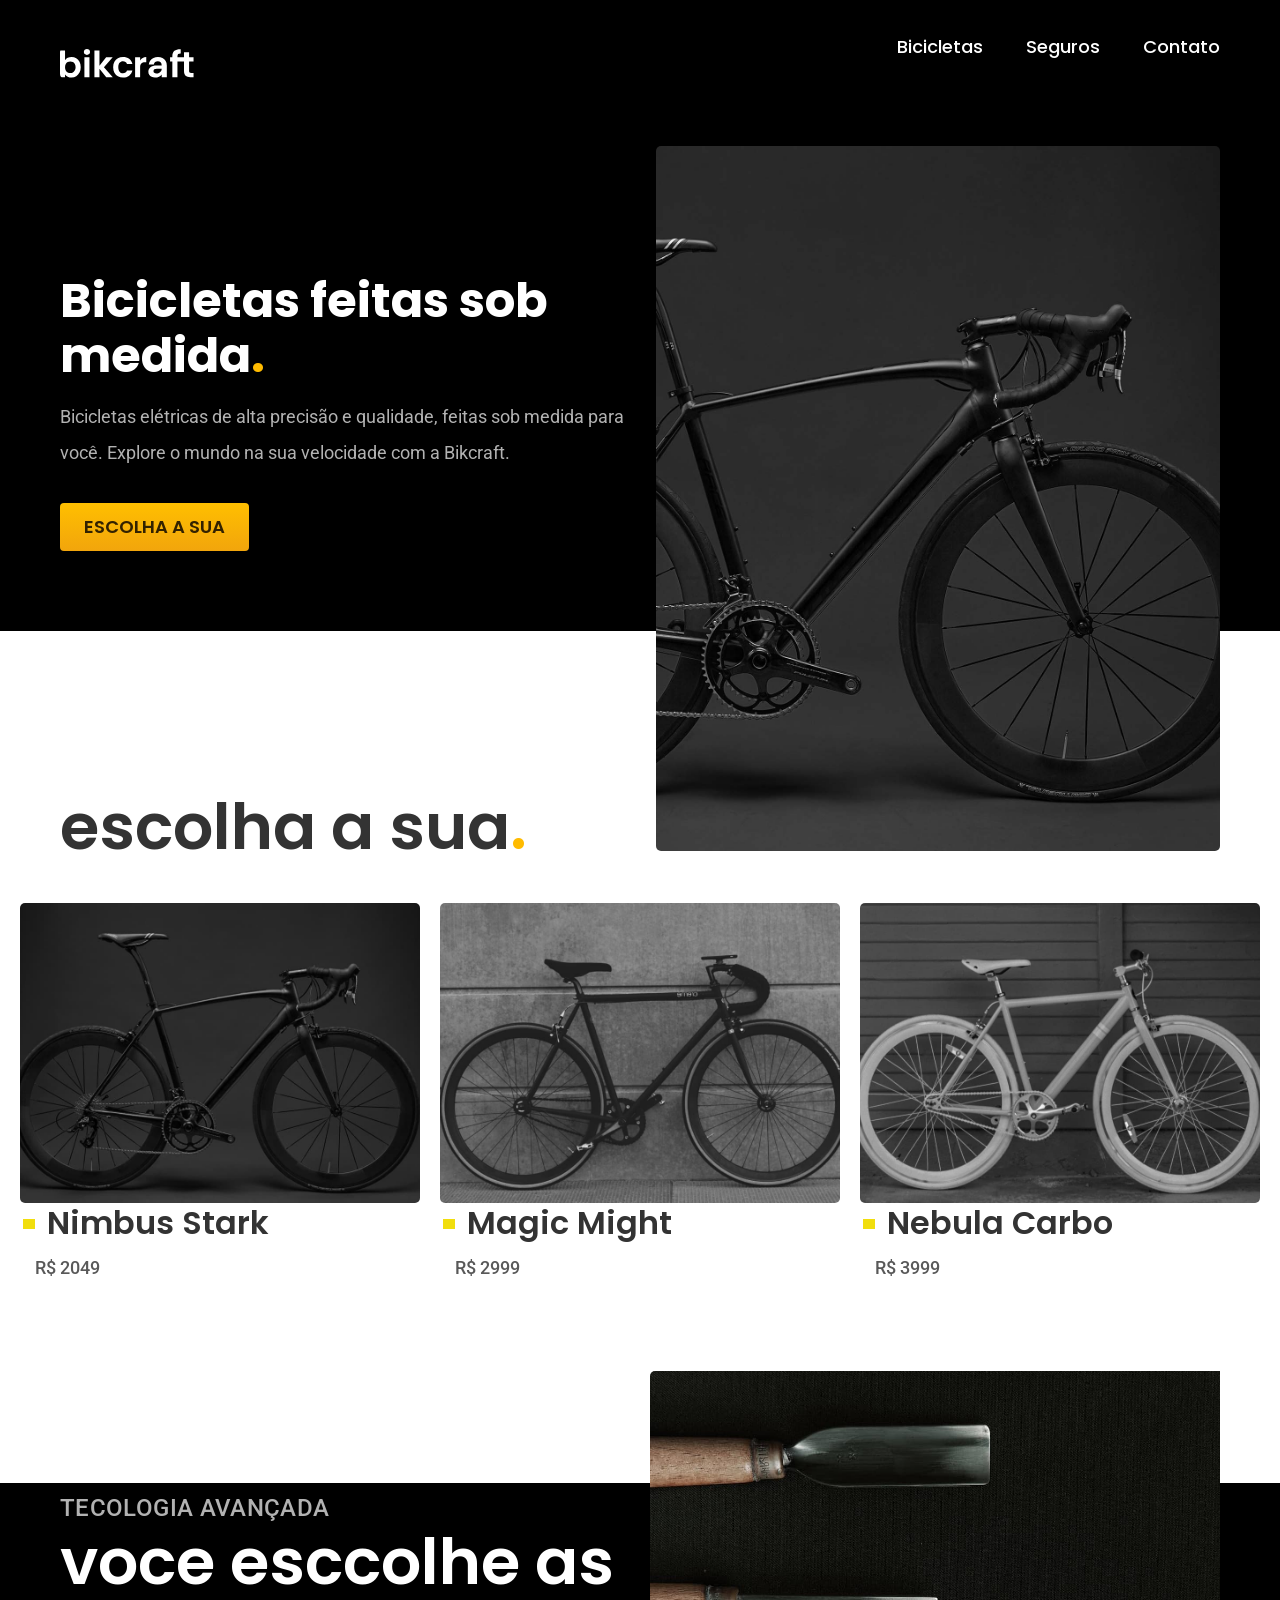
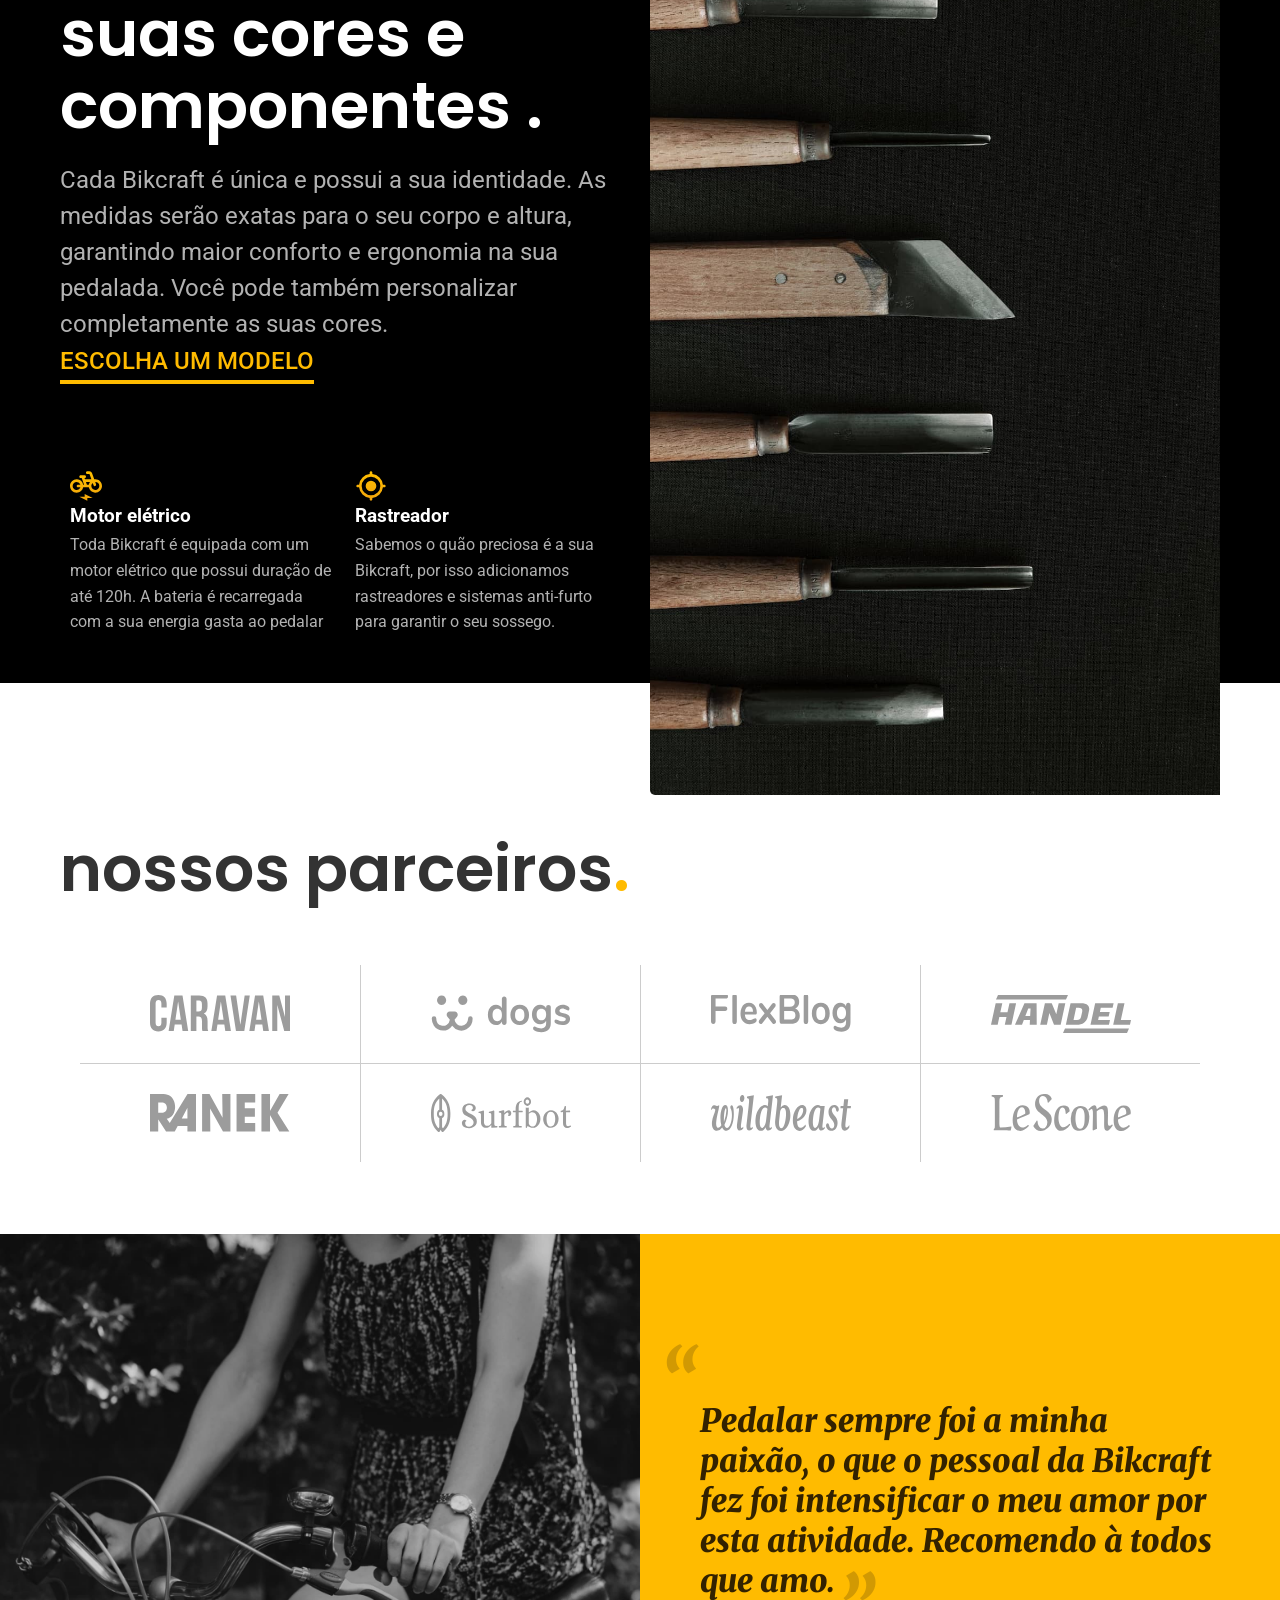
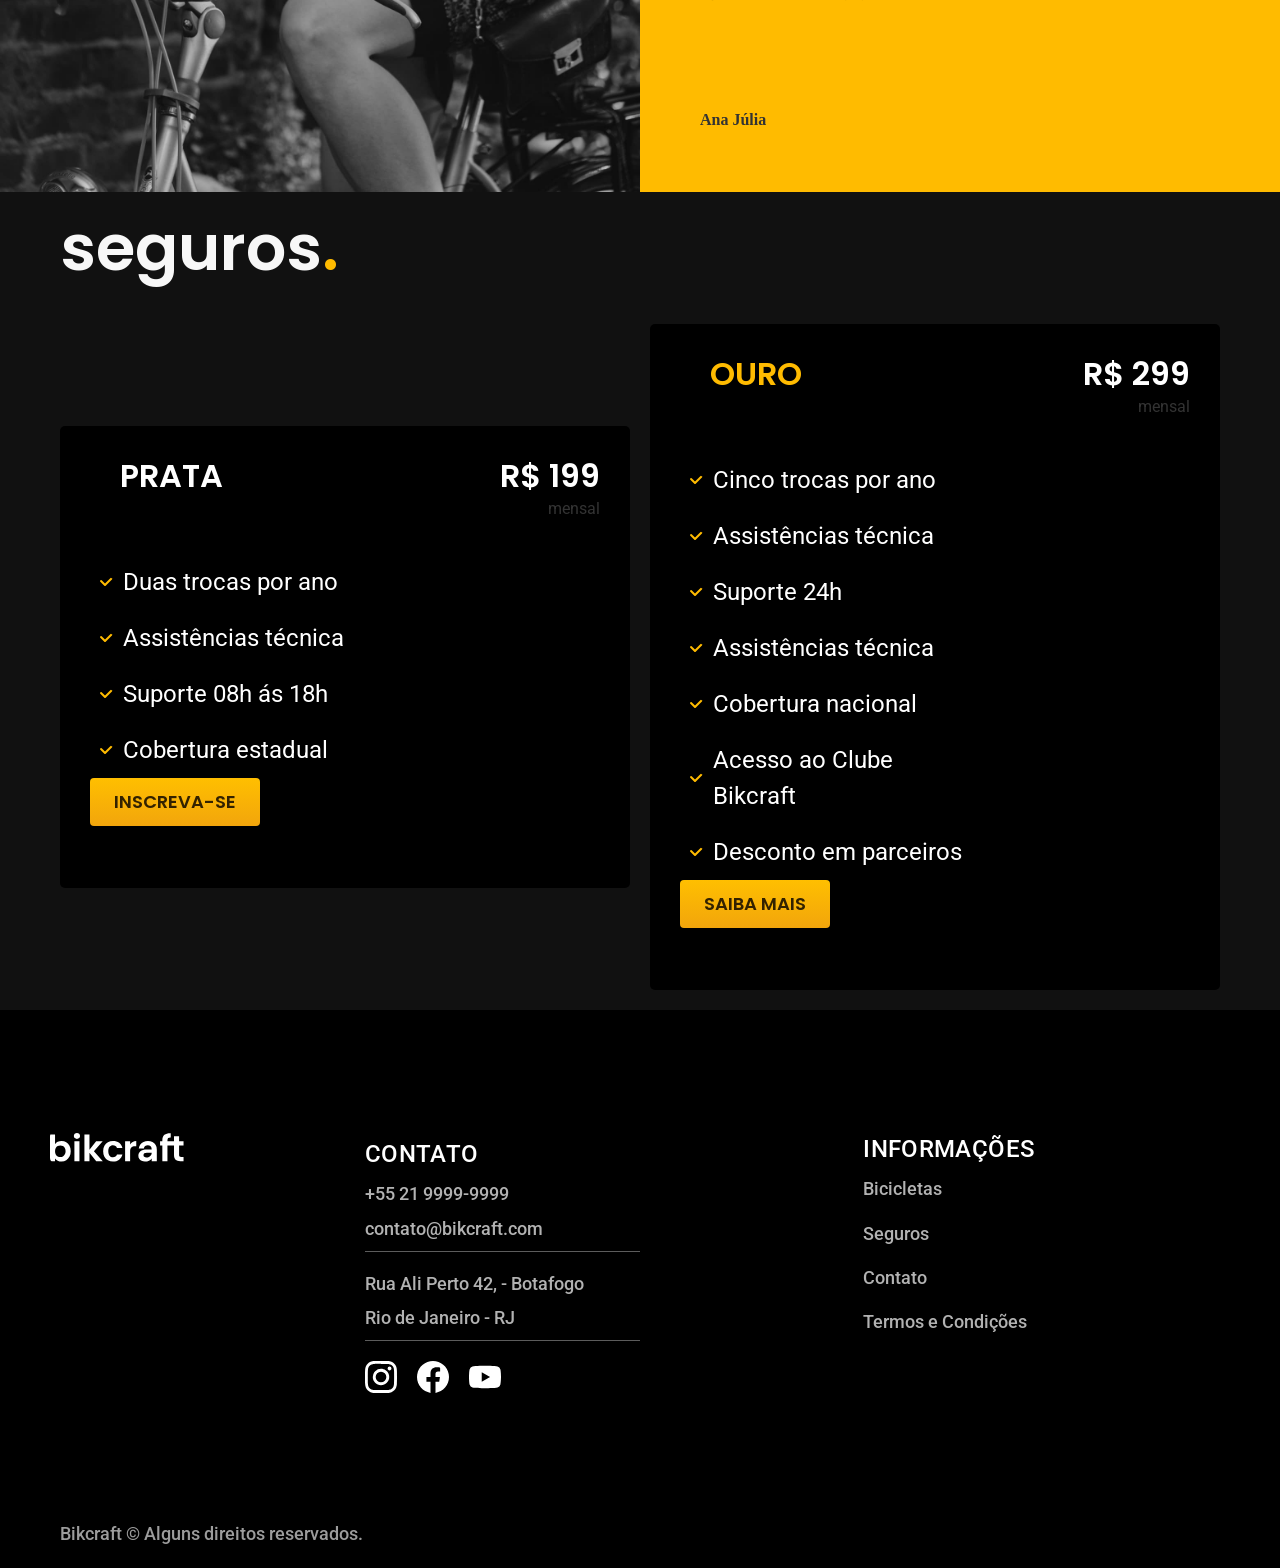
<file: index.html>
<!DOCTYPE html>
<html lang="en">
<head>
    <meta charset="UTF-8">
    <meta name="viewport" content="width=device-width, initial-scale=1.0">
    <title>Bikcraft - Bicicletas Elétricas</title>
    <link rel="stylesheet" href="style/style.css">
    <link href="https://fonts.googleapis.com/css2?family=Merriweather:wght@300;400;700;900&display=swap" rel="stylesheet">
    <!--Fontes-->
    <link rel="preconnect" href="https://fonts.googleapis.com">
    <link rel="preconnect" href="https://fonts.gstatic.com" crossorigin>
    <link href="https://fonts.googleapis.com/css2?family=Merriweather:ital,opsz,wght@0,18..144,300..900;1,18..144,300..900&family=Poppins:ital,wght@0,100;0,200;0,300;0,400;0,500;0,600;0,700;0,800;0,900;1,100;1,200;1,300;1,400;1,500;1,600;1,700;1,800;1,900&family=Roboto:wdth,wght@75..100,100..900&display=swap" rel="stylesheet">

</head>
<body id="home">
    <header class="header-bg" aria-label="Cabeçalho">
        <div class="header container">
            <a class="header-logo" href="./">
                <img src="img/bikcraft.svg" alt="">
            </a>
            <nav aria-label="primaria">
                <ul class="header-menu font-1-m cor-0">
                    <li>
                        <a href="bicicletas.html">Bicicletas</a>
                    </li>
                    <li>
                        <a href="seguros.html">Seguros</a>
                    </li>
                    <li >
                        <a href="contatos.html">Contato</a>
                    </li>
                </ul>
            </nav>
        </div>
    </header>

    <main class="introducao-bg">
        <div class="introducao container">
            <div class="introducao-conteudo">
                <h1>Bicicletas feitas sob medida<span class="cor-p1">.</span></h1>
                <p>Bicicletas elétricas de alta precisão e qualidade, feitas sob medida para você. Explore o mundo na sua velocidade com a Bikcraft.</p>
                <a href="" class="botao">Escolha a sua</a>
            </div>
            <picture class="introducao-imagem-container">
                <!-- Imagem para telas grandes (Desktop) -->
                <source srcset="img/fotos/introducao.jpg" media="(min-width: 801px)">
                
                <!-- Imagem para telas médias -->
                <source srcset="img/bicicleta/nimbus1.jpg" media="(max-width: 800px)">
                
                <img src="img/fotos/introducao.jpg" alt="Descrição da imagem">
            </picture>
        </div>
    </main>

    <article class="bibicleta-lista">
        <h2 class="font-1-xxl container">escolha a sua<span class="cor-p1">.</span></h2>
        <ul class="bicicleta-menu font-1-xl">
            <li>
                <a class="biblcieta-menu-item">
                
                    
                        <img class="bicicleta-menu-imagem" src="img/bicicletas/nimbus.jpg" alt="">
                    
                    <div class="bicicleta-menu-texto">
                        <h3 class="font-1-xl">Nimbus Stark</h3>
                        <span class="font-2-m cor-8">R$ 2049</span>
                    </div>
                
                </a>
            </li>
            <li class="biblcieta-menu-item">
                <a href="">
                    <img class="bicicleta-menu-imagem" src="img/bicicletas/magic.jpg" alt="">
                </a>
                <div class="bicicleta-menu-texto">
                    <h3 class="font-1-xl">Magic Might</h3>
                    <span class="font-2-m cor-8">R$ 2999</span>
                </div>
            </li>
            <li class="biblcieta-menu-item">
                <a href="">
                    <img class="bicicleta-menu-imagem" src="img/bicicletas/nebula.jpg" alt="">
                </a>
                <div class="bicicleta-menu-texto">
                    <h3 class="font-1-xl">Nebula Carbo</h3>
                    <span class="font-2-m cor-8">R$ 3999</span>
                </div>
            </li>
        </ul>
    </article>
    
    <article class="tecnologia-bg">
        <div class="tecnologia container">
            <div class="tecnologia-conteudo">
                <span class="tecnologia-subtitulo font-2-l-b cor-5">Tecologia avançada</span>
                <h2 class="tecnologia-titulo font-1-xxl cor-0">voce esccolhe as suas cores e componentes <span>.</span></h2>
                <p class="font-2-l cor-5">
                    Cada Bikcraft é única e possui a sua identidade. As medidas serão exatas para o seu corpo e altura, garantindo maior conforto e ergonomia na sua pedalada. Você pode também personalizar completamente as suas cores.
                </p>
                <a class="tecnologia-botao" href=""> Escolha um modelo</a>
                <ul class="tecnologia-lista">
                    <li class="tecnologia-lista-item">
                        <img src="img/icones/eletrica.svg" alt="">
                        <h3 class="cor-0">Motor elétrico</h3>
                        <p class="cor-5">Toda Bikcraft é equipada com um motor elétrico que possui duração de até 120h. A bateria é recarregada com a sua energia gasta ao pedalar</p>
                    </li>
                    <li class="tecnologia-lista-item">
                        <img src="img/icones/rastreador.svg" alt="">
                        <h3 class="cor-0">Rastreador</h3>
                        <p class="cor-5">Sabemos o quão preciosa é a sua Bikcraft, por isso adicionamos rastreadores e sistemas anti-furto para garantir o seu sossego.</p>
                    </li>
                </ul>

            </div>
            
            <picture class="tecnologia-imagem-container">
                <img class="tecnologia-imagem" src="img/fotos/tecnologia.jpg" alt="Bicicleta preta com moto eletrico"
                
            </picture>
        </div>
    </article>

    <section class="parceiros container" aria-label="Nossos parceiros">
        <h2 class="font-1-xxl">nossos parceiros<span class="cor-p1">.</span></h2>
        <ul>
            <li>
                <a href="">
                    <img src="img/parceiros/caravan.svg" alt="" width="140" height="38">
                </a>
            </li>
            <li>
                <a href="">
                    <img src="img/parceiros/dogs.svg" alt="" width="140" height="38">
                </a>
            </li>
            <li>
                <a href="">
                    <img src="img/parceiros/flexblog.svg" alt="" width="140" height="38">
                </a>
            </li>
             <li>
                <a href="">
                    <img src="img/parceiros/handel.svg" alt="" width="140" height="38">
                </a>
            </li>
             <li>
                <a href="">
                    <img src="img/parceiros/ranek.svg" alt="" width="140" height="38">
                </a>
            </li>
             <li>
                <a href="">
                    <img src="img/parceiros/surfbot.svg" alt="" width="140" height="38">
                </a>
            </li>
             <li>
                <a href="">
                    <img src="img/parceiros/wildbeast.svg" alt="" width="140" height="38">
                </a>
            </li>
             <li>
                <a href="">
                    <img src="img/parceiros/lescone.svg" alt="" width="140" height="38">
                </a>
            </li>
        </ul>
    </section>

    <article class="depoimentos">
        <img src="img/fotos/depoimento.jpg" alt="Pessoa pedalando uma bicicleta em um parque" width="640" height="800">
        <div class="depoimento-conteudo">
            <blockquote class="font-1-xl cor-p5">
                <p>Pedalar sempre foi a minha paixão, o que o pessoal da Bikcraft fez foi intensificar o meu amor por esta atividade. Recomendo à todos que amo.</p>
            </blockquote>
            <span>Ana Júlia</span>
        </div>
    </article>

    <article class="seguros-bg">
        <h2 class="seguro-titulo font-1-xxl cor-1 container">seguros<span class="cor-p1">.</span></h2>
        <div class="seguros container">
            <div class="seguros-conteudo seguros-conteudo-prata">
                <h3 class="seguros-subtitulo font-1-xl cor-0">prata</h3> 
                <ul>
                    <li class="text-align-right font-1-xl cor-0">R$ 199</li>
                    <li class="text-align-right">mensal</li>
                </ul>
                <ul>
                    <li class="seguros-items font-2-l cor-0">
                        <img src="img/icones/lista.svg" alt="">
                        <p>Duas trocas por ano</p>
                    </li>
                    <li class="seguros-items font-2-l cor-0">
                        <img src="img/icones/lista.svg" alt="">
                        <p>Assistências técnica</p>
                    </li>
                    <li class="seguros-items font-2-l cor-0">
                        <img src="img/icones/lista.svg" alt="">
                        <p>Suporte 08h ás 18h</p>
                    </li>
                    <li class="seguros-items font-2-l cor-0 ">
                        <img src="img/icones/lista.svg" alt="">
                        <p>Cobertura estadual</p>
                    </li>
                    <li class="botao">
                        <a href="" >Inscreva-se</a>
                    </li>
                </ul>
                
            </div>

              <div class="seguros-conteudo">
                <h3 class="seguros-subtitulo font-1-xl cor-p1">Ouro</h3> 
                <ul>
                    <li class="text-align-right font-1-xl cor-0">R$ 299</li>
                    <li class="text-align-right">mensal</li>
                </ul>
                <ul>
                     <li class="seguros-items font-2-l cor-0">
                        <img src="img/icones/lista.svg" alt="">
                        <p>Cinco trocas por ano</p>
                    </li>
                     <li class="seguros-items font-2-l cor-0">
                        <img src="img/icones/lista.svg" alt="">
                        <p>Assistências técnica</p>
                    </li>
                     <li class="seguros-items font-2-l cor-0">
                        <img src="img/icones/lista.svg" alt="">
                        <p>Suporte 24h</p>
                    </li>
                     <li class="seguros-items font-2-l cor-0">
                        <img src="img/icones/lista.svg" alt="">
                        <p>Assistências técnica</p>
                    </li>
                     <li class="seguros-items font-2-l cor-0">
                        <img src="img/icones/lista.svg" alt="">
                        <p>Cobertura nacional</p>
                    </li>
                     <li class="seguros-items font-2-l cor-0">
                        <img src="img/icones/lista.svg" alt="">
                        <p>Acesso ao Clube Bikcraft</p>
                    </li>
                     <li class="seguros-items font-2-l cor-0">
                        <img src="img/icones/lista.svg" alt="">
                        <p>Desconto em parceiros</p>
                    </li>
                    <li class="botao">
                        <a href="">Saiba mais</a>
                    </li>
                </ul>
                
            </div>
        </div>
    </article>

    <footer class="footer-bg">
        <div class="footer container">
            <img class="footer-logo" src="img/bikcraft.svg" alt="">
                
                <ul class="footer-contato">
                    <li><h3 class="font-2-l-b cor-0">Contato</h3></li>
                    <ul>
                        <li class="font-2-m cor-5">+55 21 9999-9999</li>
                        <li class="font-2-m cor-5">contato@bikcraft.com</li>
                        <li class="font-2-m cor-5">Rua Ali Perto 42, - Botafogo</li>
                        <li class="font-2-m cor-5">Rio de Janeiro - RJ</li>
                        <li class="footer-redes">
                            <a href=""><img src="img/redes/instagram.svg" alt=""></a>
                            <a href=""><img src="img/redes/facebook.svg" alt=""></a>
                            <a href=""><img src="img/redes/youtube.svg" alt=""></a>
                        </li>
                    </ul>
                </ul>

             <ul class="footer-informações">
                <h3 class="font-2-l-b cor-0">informações</h3>
                <ul class="font-2-m cor-5">
                    <li><a href="bikcraft.html">Bicicletas</a></li>
                    <li><a href="seguros.html">Seguros</a></li>
                    <li><a href="contato.html">Contato</a></li>
                    <li><a href="termos.html">Termos e Condições</a></li>
                </ul>
            </ul>
        </div>
        <p class="font-2-m cor-6 container">
            Bikcraft © Alguns direitos reservados.
        </p>
    </footer>
</body>
</html>
</file>
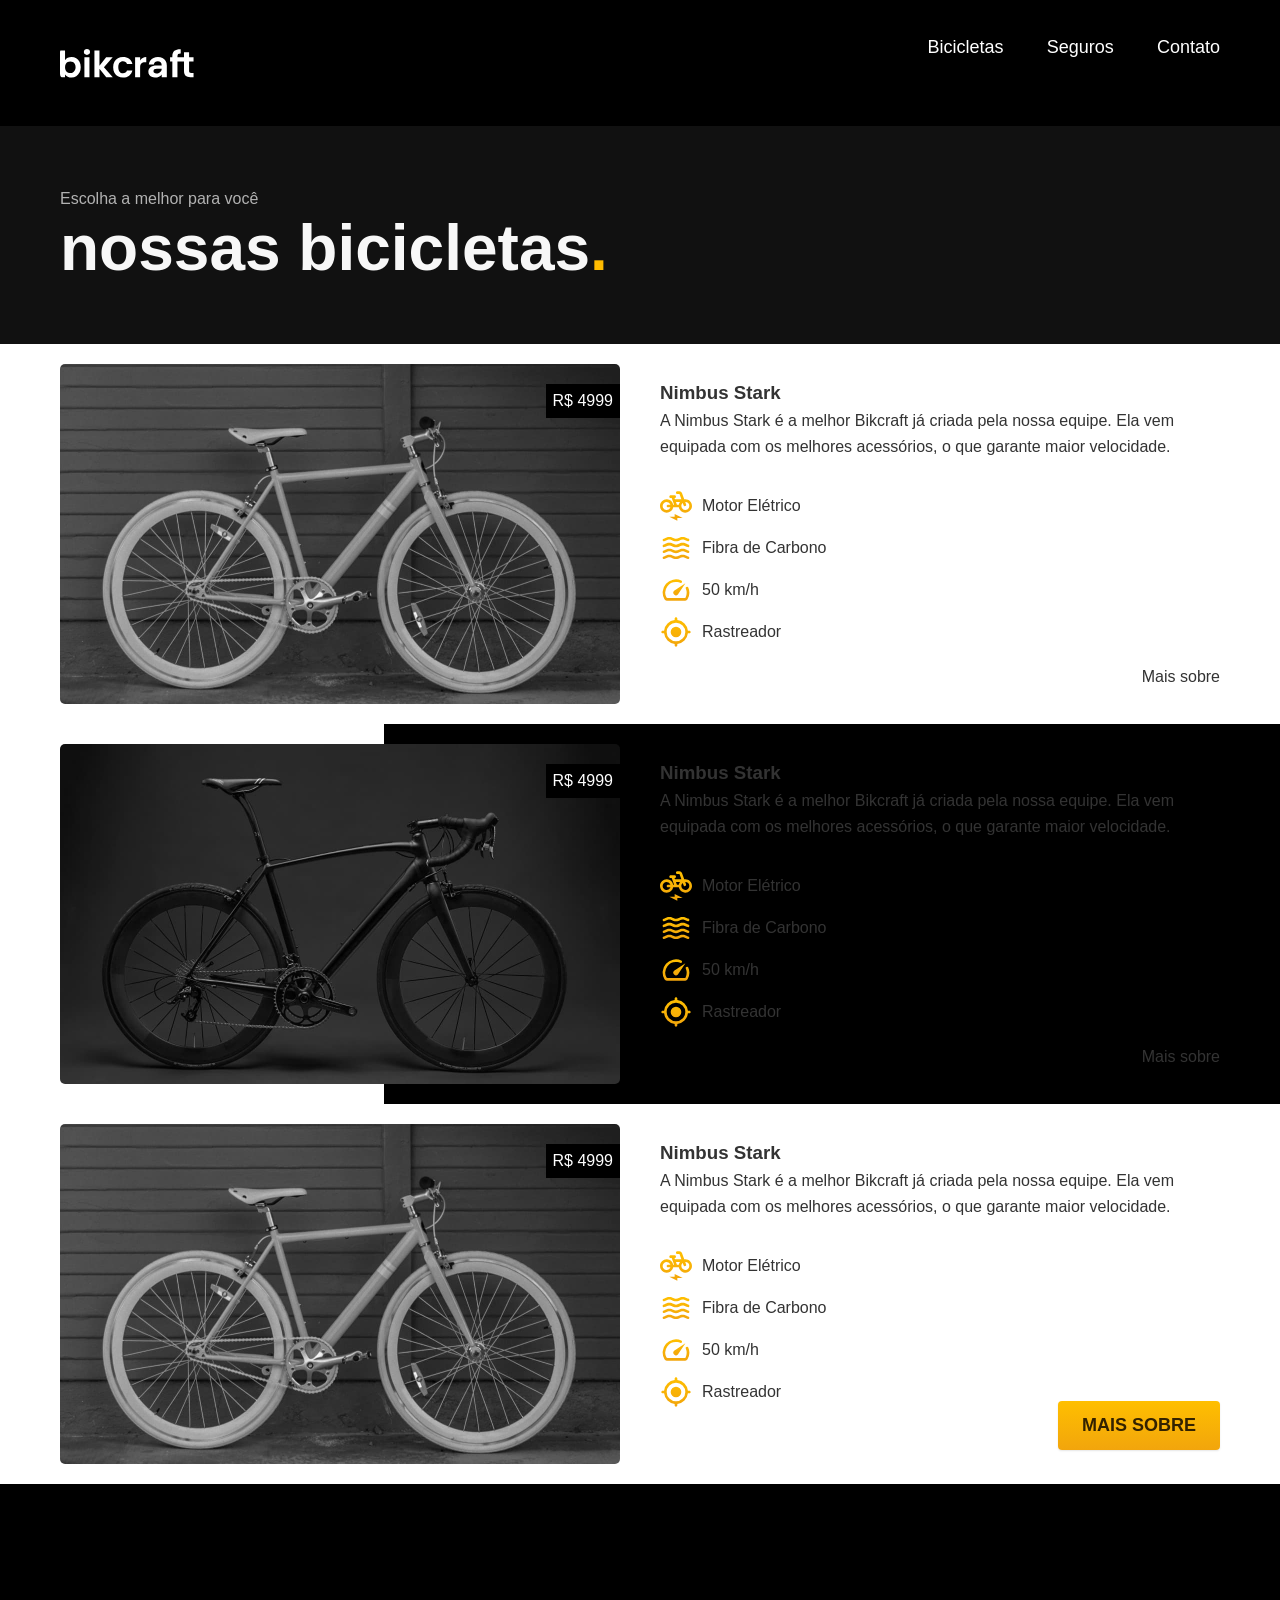
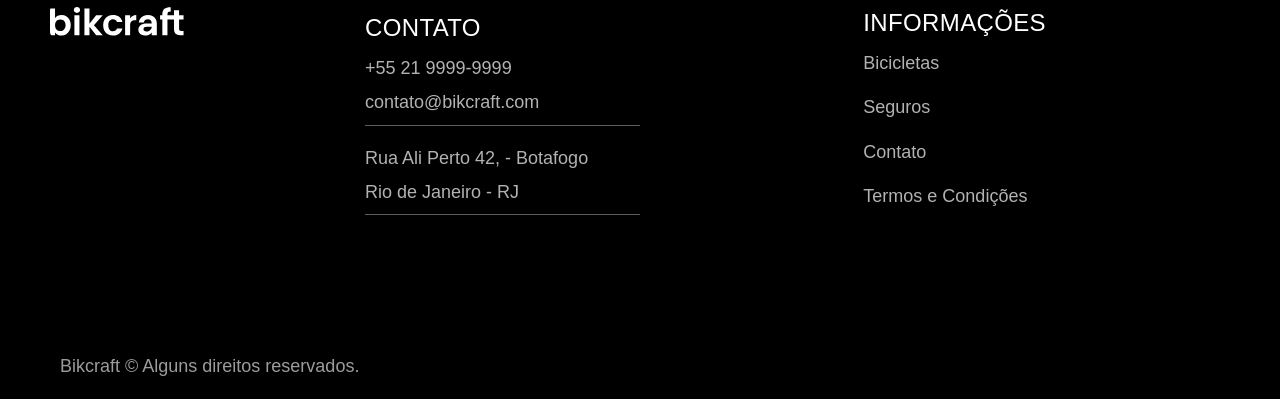
<file: bicicletas.html>
<!DOCTYPE html>
<html lang="en">
<head>
    <meta charset="UTF-8">
    <meta name="viewport" content="width=device-width, initial-scale=1.0">
    <title>Document</title>
    <link rel="stylesheet" href="style/style.css">
</head>
<body id="home">
     <header class="header-bg" aria-label="Cabeçalho">
        <div class="header container">
            <a class="header-logo" href="./">
                <img src="img/bikcraft.svg" alt="">
            </a>
            <nav aria-label="primaria">
                <ul class="header-menu font-1-m cor-0">
                    <li>
                        <a href="bicicletas.html">Bicicletas</a>
                    </li>
                    <li>
                        <a href="seguros.html">Seguros</a>
                    </li>
                    <li >
                        <a href="contatos.html">Contato</a>
                    </li>
                </ul>
            </nav>
        </div>
    </header>

    <article class="bibicletas-titulo-bg ">
        <div class="bicicleta-titutlo container">
            <span class="cor-5">Escolha a melhor para você</span>
            <h2 class="font-1-xxl cor-1">nossas bicicletas<span class="cor-p1">.</span></h2>
        </div>
    </article>

    <main class="bicicletas">
        
       <div class="bicicleta-bg">
            <div class="bicicletas-item container">
                <div class="bibicleta-lista-img">
                    <img src="img/bicicletas/nebula.jpg" alt="">
                    <span>R$ 4999</span>
                </div>
                <div class="bicicletas-item-conteudo">
                    <h3>Nimbus Stark</h3>
                    <p>
                        A Nimbus Stark é a melhor Bikcraft já criada pela nossa equipe. Ela vem equipada com os melhores acessórios, o que garante maior velocidade.
                    </p>
                     <div class="bicicleta-lista-caracteristica">
                                <ul>
                                    <li class="bicicleta-lista-item-caracteristica">
                                        <img src="img/icones/eletrica.svg" alt="">
                                        <p>Motor Elétrico</p>
                                    </li>
                                    <li class="bicicleta-lista-item-caracteristica">
                                        <img src="img/icones/carbono.svg" alt="">
                                        <p>Fibra de Carbono</p>
                                    </li>
                                    <li class="bicicleta-lista-item-caracteristica" >
                                        <img src="img/icones/velocidade.svg" alt="">
                                        <p>50 km/h</p>
                                    </li>
                                    <li class="bicicleta-lista-item-caracteristica">
                                        <img src="img/icones/rastreador.svg" alt="">
                                        <p>Rastreador</p>
                                    </li>
                                </ul>
                                <a class="butão"> Mais sobre </a>
                            </div>
                </div>
            </div>
       </div>

       <div class="bicicleta-bg">
            <div class="bicicletas-item container">
                <div class="bibicleta-lista-img">
                    <img src="img/bicicletas/nimbus.jpg" alt="">
                    <span>R$ 4999</span>
                </div>
                <div class="bicicletas-item-conteudo">
                    <h3>Nimbus Stark</h3>
                    <p>
                        A Nimbus Stark é a melhor Bikcraft já criada pela nossa equipe. Ela vem equipada com os melhores acessórios, o que garante maior velocidade.
                    </p>
                     <div class="bicicleta-lista-caracteristica">
                                <ul>
                                    <li class="bicicleta-lista-item-caracteristica">
                                        <img src="img/icones/eletrica.svg" alt="">
                                        <p>Motor Elétrico</p>
                                    </li>
                                    <li class="bicicleta-lista-item-caracteristica">
                                        <img src="img/icones/carbono.svg" alt="">
                                        <p>Fibra de Carbono</p>
                                    </li>
                                    <li class="bicicleta-lista-item-caracteristica" >
                                        <img src="img/icones/velocidade.svg" alt="">
                                        <p>50 km/h</p>
                                    </li>
                                    <li class="bicicleta-lista-item-caracteristica">
                                        <img src="img/icones/rastreador.svg" alt="">
                                        <p>Rastreador</p>
                                    </li>
                                </ul>
                                <a class="butão"> Mais sobre </a>
                            </div>
                </div>
            </div>
       </div>

        <div class="bicicleta-bg">
            <div class="bicicletas-item container">
                <div class="bibicleta-lista-img">
                    <img src="img/bicicletas/nebula.jpg" alt="">
                    <span>R$ 4999</span>
                </div>
                <div class="bicicletas-item-conteudo">
                    <h3>Nimbus Stark</h3>
                    <p>
                        A Nimbus Stark é a melhor Bikcraft já criada pela nossa equipe. Ela vem equipada com os melhores acessórios, o que garante maior velocidade.
                    </p>
                     <div class="bicicleta-lista-caracteristica">
                                <ul>
                                    <li class="bicicleta-lista-item-caracteristica">
                                        <img src="img/icones/eletrica.svg" alt="">
                                        <p>Motor Elétrico</p>
                                    </li>
                                    <li class="bicicleta-lista-item-caracteristica">
                                        <img src="img/icones/carbono.svg" alt="">
                                        <p>Fibra de Carbono</p>
                                    </li>
                                    <li class="bicicleta-lista-item-caracteristica" >
                                        <img src="img/icones/velocidade.svg" alt="">
                                        <p>50 km/h</p>
                                    </li>
                                    <li class="bicicleta-lista-item-caracteristica">
                                        <img src="img/icones/rastreador.svg" alt="">
                                        <p>Rastreador</p>
                                    </li>
                                </ul>
                                <a class="botao"> Mais sobre </a>
                            </div>
                </div>
            </div>
       </div>

    </main>

     <footer class="footer-bg">
        <div class="footer container">
            <img class="footer-logo" src="img/bikcraft.svg" alt="">
                
                <ul class="footer-contato">
                    <li><h3 class="font-2-l-b cor-0">Contato</h3></li>
                    <ul>
                        <li class="font-2-m cor-5">+55 21 9999-9999</li>
                        <li class="font-2-m cor-5">contato@bikcraft.com</li>
                        <li class="font-2-m cor-5">Rua Ali Perto 42, - Botafogo</li>
                        <li class="font-2-m cor-5">Rio de Janeiro - RJ</li>
                    </ul>
                </ul>

             <ul class="footer-informações">
                <h3 class="font-2-l-b cor-0">informações</h3>
                <ul class="font-2-m cor-5">
                    <li><a href="bikcraft.html">Bicicletas</a></li>
                    <li><a href="seguros.html">Seguros</a></li>
                    <li><a href="contato.html">Contato</a></li>
                    <li><a href="termos.html">Termos e Condições</a></li>
                </ul>
            </ul>
        </div>
        <p class="font-2-m cor-6 container">
            Bikcraft © Alguns direitos reservados.
        </p>
    </footer>
</body>
</html>
</file>
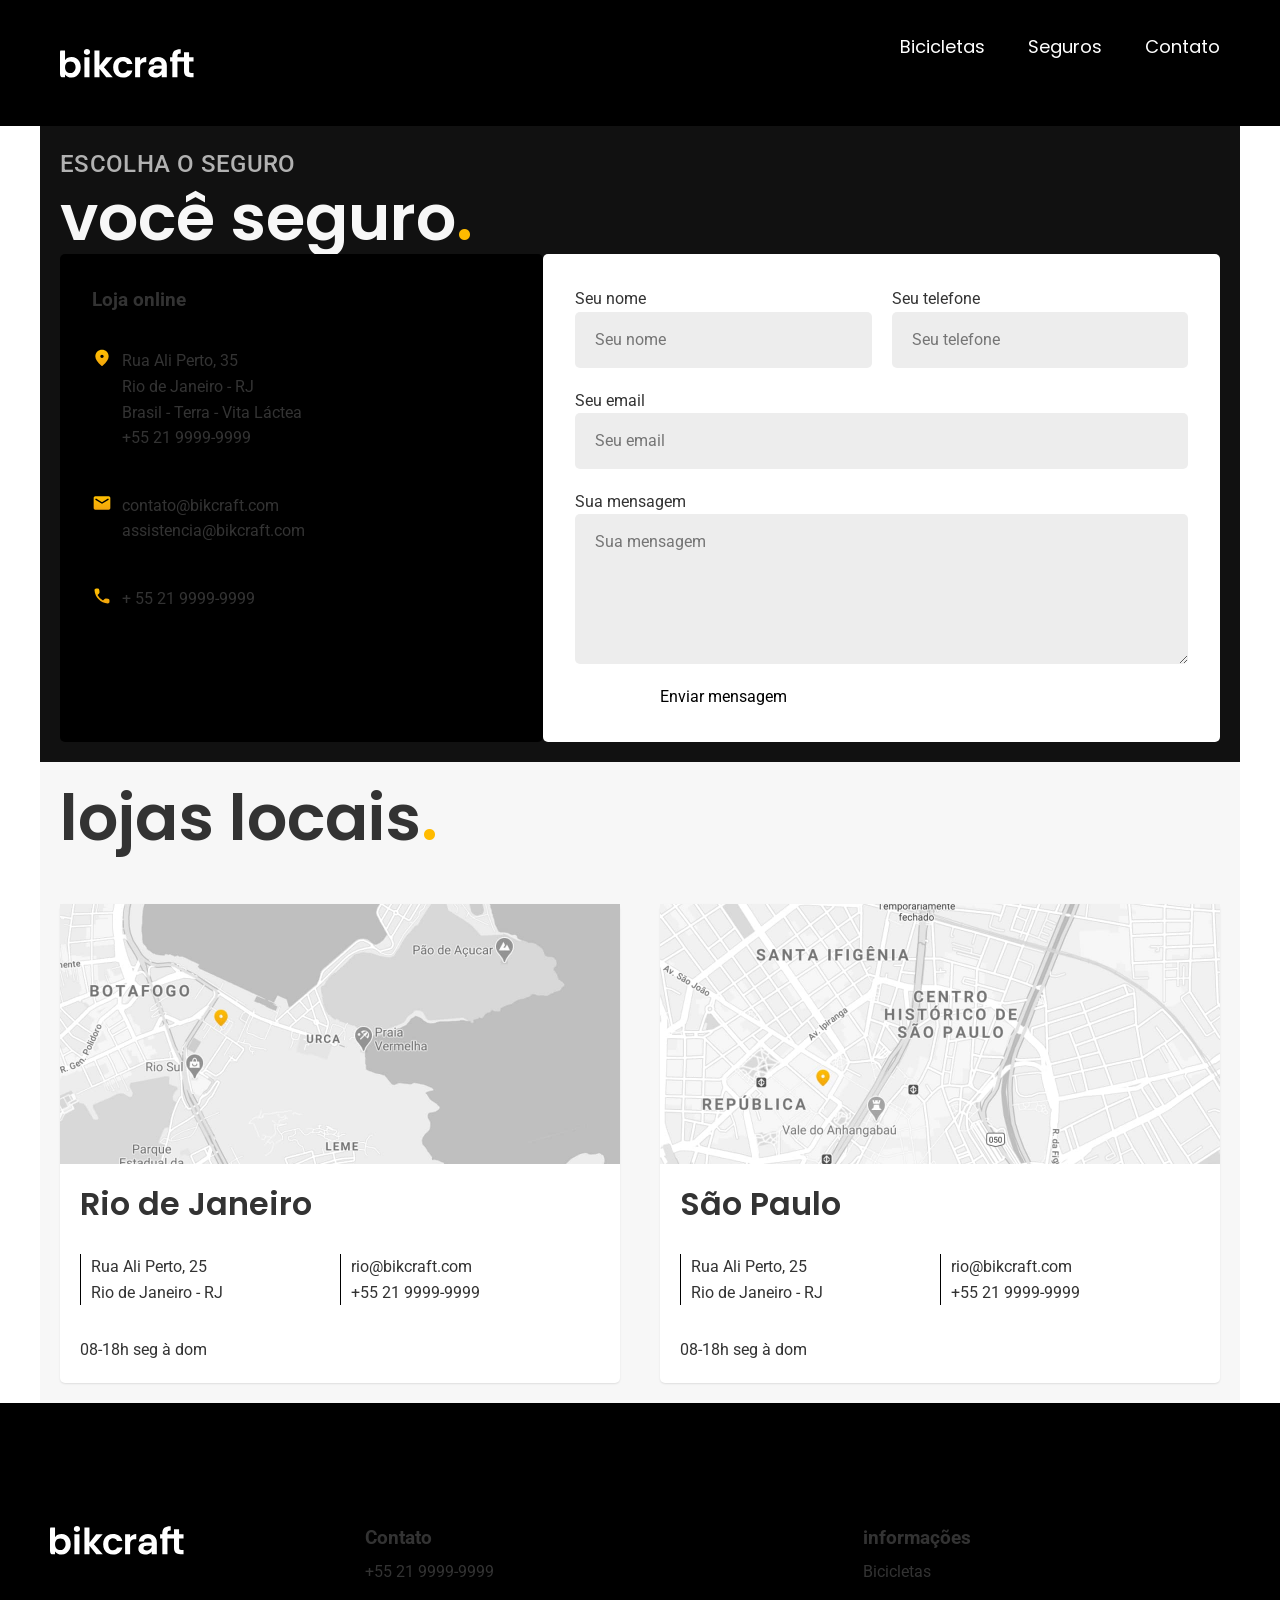
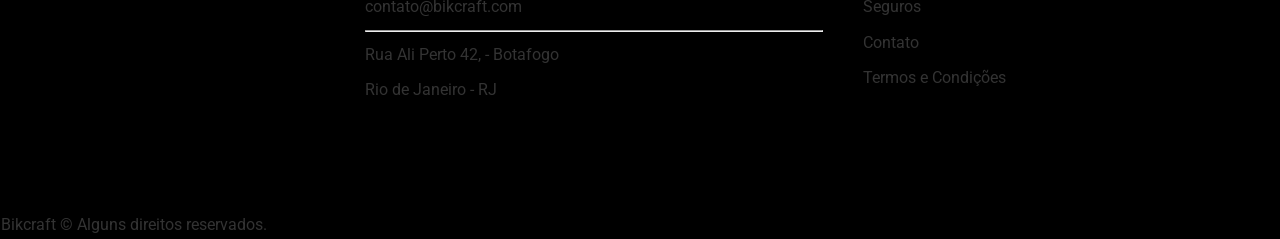
<file: contatos.html>
<!DOCTYPE html>
<html lang="en">
<head>
    <meta charset="UTF-8">
    <meta name="viewport" content="width=device-width, initial-scale=1.0">
    <title>Bikcraft - Bicicletas Elétricas</title>
    <link rel="stylesheet" href="style/style.css">
    <!--Roboto-->
    <link rel="preconnect" href="https://fonts.googleapis.com">
    <link rel="preconnect" href="https://fonts.gstatic.com" crossorigin>
    <link href="https://fonts.googleapis.com/css2?family=Roboto:ital,wght@0,100..900;1,100..900&display=swap" rel="stylesheet">
    <!--Poppins-->
    <link rel="preconnect" href="https://fonts.googleapis.com">
    <link rel="preconnect" href="https://fonts.gstatic.com" crossorigin>
    <link href="https://fonts.googleapis.com/css2?family=Poppins:ital,wght@0,100..900;1,100..900&display=swap" rel="stylesheet">
</head>
<body id="home">
    <header class="header-bg">
        <div class="header container">
            <a class="header-logo" href="./">
                <img src="img/bikcraft.svg" alt="">
            </a>
            <nav aria-label="primaria">
                <ul class="header-menu">
                    <li>
                        <a href="bicicletas.html">Bicicletas</a>
                    </li>
                    <li>
                        <a href="">Seguros</a>
                    </li>
                    <li >
                        <a href="contatos.html">Contato</a>
                    </li>
                </ul>
            </nav>
        </div>
    </header>

    <main class="nosso-contato-bg container">
         <span class="font-2-l-b cor-5">Escolha o seguro</span>
            <h2 class="seguro-titulo font-1-xxl cor-1">você seguro<span class="cor-p1">.</span></h2>
        <div class="nosso-contato">
            <div class="endereco">
                <h3>Loja online</h3>
                <div class="endereço-informações">
                    <img src="img/icones/local.svg" alt="">
                    <ul>
                        <li>Rua Ali Perto, 35 </li>
                        <li>Rio de Janeiro - RJ </li>
                        <li>Brasil - Terra - Vita Láctea</li>
                        
                        <li>+55 21 9999-9999</li>
                    </ul>
                    <img src="img/icones/email.svg" alt="">
                    <ul>
                        <li>contato@bikcraft.com</li>
                        <li> assistencia@bikcraft.com</li>
                    </ul>
                    <img src="img/icones/telefone.svg" alt="">
                    <ul>
                        <li>+ 55 21 9999-9999</li>
                    </ul>
                </div>
            </div>
            <div class="contato">
                <form action="">
                   <div>
                     <label for="nome">Seu nome</label>
                    <input type="text" id="nome" placeholder="Seu nome">
                   </div>
                    <div>
                        <label for="telefone">Seu telefone</label>
                        <input type="tel" id="telefone" placeholder="Seu telefone">
                    </div>
                     <div>
                        <label for="email">Seu email</label>
                        <input type="email" id="email" placeholder="Seu email">
                    </div>
                    <div>
                        <label for="mensagem">Sua mensagem</label>
                        <textarea id="mensagem"  placeholder="Sua mensagem"></textarea>
                    </div>
                    <button class="butão" type="submit">Enviar mensagem</button>
                </form>
            </div>
        </div>
    </main>

    <article class="lojas-locais container">
        <h2 class="font-1-xxl">lojas locais<span class="cor-p1">.</span></h2>
        <div class="lojas">
            <div class="loja">
                <img src="img/lojas/rj.jpg" alt="Loja RJ">
            <div class="loja-conteudo">
                <h3 class="font-1-xl">Rio de Janeiro</h3>
                <ul>
                    <li>Rua Ali Perto, 25 <br> Rio de Janeiro - RJ</li>
                    <li>rio@bikcraft.com <br>+55 21 9999-9999</li>
                </ul>
                 <p>08-18h seg à dom</p>
            </div>
           
        </div>
        

        <div class="loja">
                <img src="img/lojas/sp.jpg" alt="Loja RJ">
                <div  class="loja-conteudo">
               <h3 class="font-1-xl">São Paulo</h3>
                <ul>
                    <li>Rua Ali Perto, 25 <br> Rio de Janeiro - RJ</li>
                    <li>rio@bikcraft.com <br>+55 21 9999-9999</li>
                </ul>
                 <p>08-18h seg à dom</p>
            </div>
           
        </div>
        </div>
    </article>

    <footer class="footer-bg">
        <div class="footer container">
            <img class="footer-logo" src="img/bikcraft.svg" alt="">
            <ul>
                <h3>Contato</h3>
                <ul>
                    <li>+55 21 9999-9999</li>
                    <li>contato@bikcraft.com</li>
                    <li><hr></li>
                    <li>Rua Ali Perto 42, - Botafogo</li>
                    <li>Rio de Janeiro - RJ</li>
                </ul>
            </ul>

             <ul>
                <h3>informações</h3>
                <ul>
                    <li>Bicicletas</li>
                    <li>Seguros</li>
                    <li>Contato</li>
                    <li>Termos e Condições</li>
                </ul>
            </ul>
        </div>
        <p>
            Bikcraft © Alguns direitos reservados.
        </p>
    </footer>
</body>
</html>
</file>
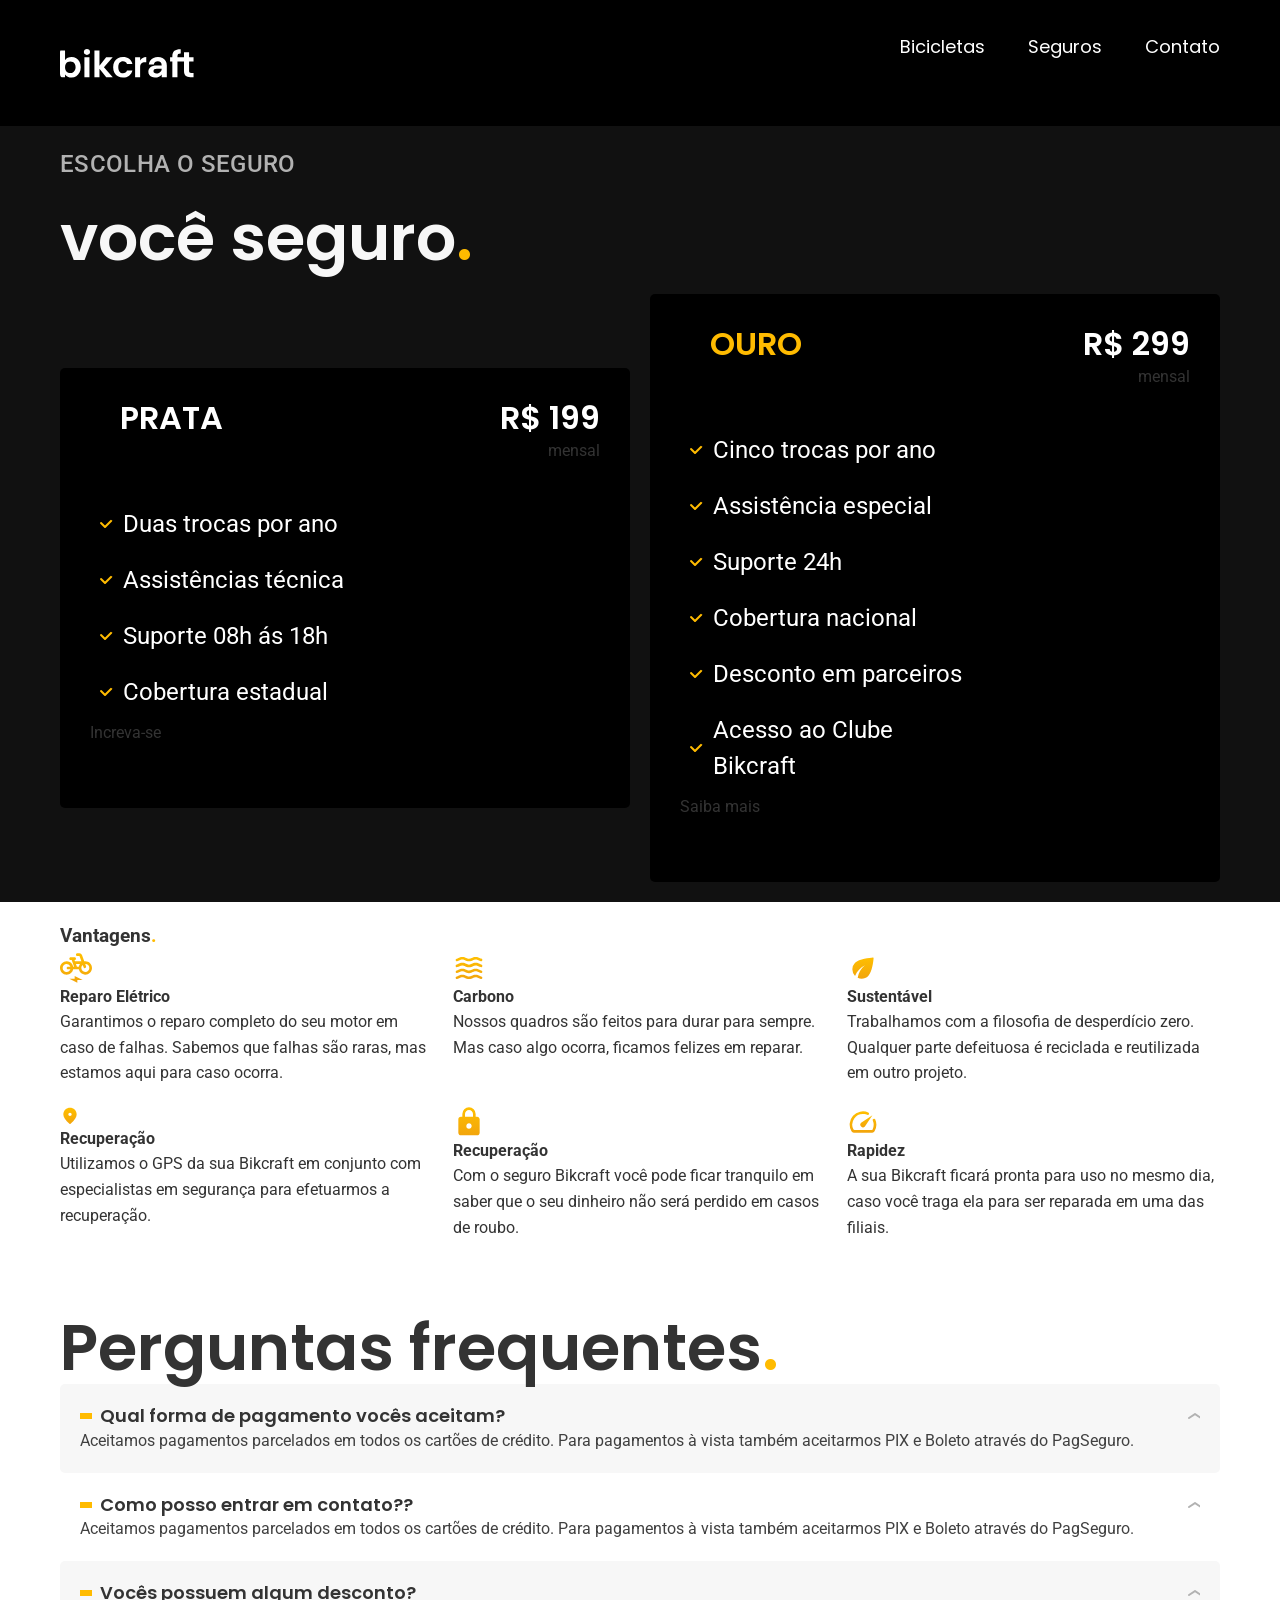
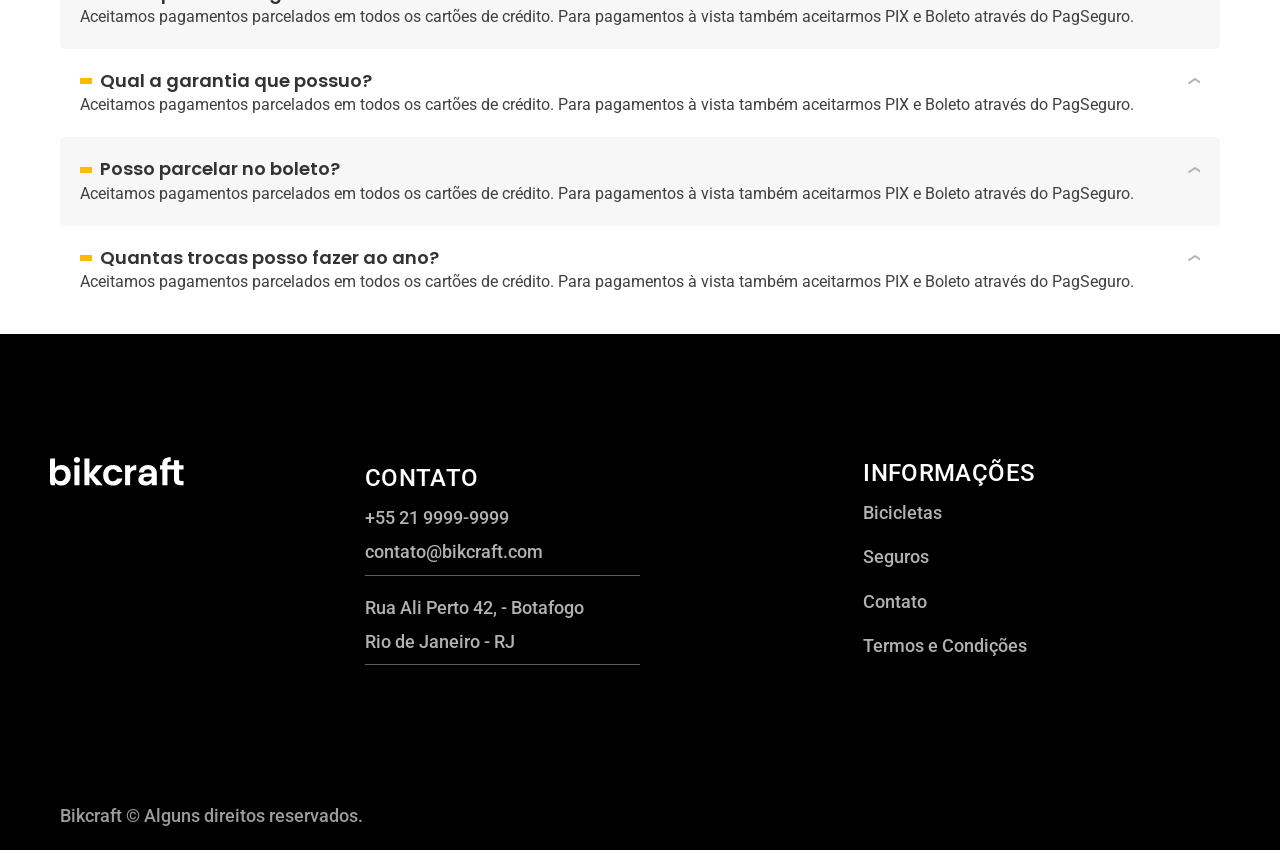
<file: seguros.html>
<!DOCTYPE html>
<html lang="en">
<head>
    <meta charset="UTF-8">
    <meta name="viewport" content="width=device-width, initial-scale=1.0">
    <title>Bikcraft - Bicicletas Elétricas</title>
    <link rel="stylesheet" href="style/style.css">
    <!--Roboto-->
    <link rel="preconnect" href="https://fonts.googleapis.com">
    <link rel="preconnect" href="https://fonts.gstatic.com" crossorigin>
    <link href="https://fonts.googleapis.com/css2?family=Roboto:ital,wght@0,100..900;1,100..900&display=swap" rel="stylesheet">
    <!--Poppins-->
    <link rel="preconnect" href="https://fonts.googleapis.com">
    <link rel="preconnect" href="https://fonts.gstatic.com" crossorigin>
    <link href="https://fonts.googleapis.com/css2?family=Poppins:ital,wght@0,100..900;1,100..900&display=swap" rel="stylesheet">
</head>
</head>
<body>
      <header class="header-bg">
        <div class="header container">
            <a class="header-logo" href="./">
                <img src="img/bikcraft.svg" alt="">
            </a>
            <nav aria-label="primaria">
                <ul class="header-menu">
                    <li>
                        <a href="bicicletas.html">Bicicletas</a>
                    </li>
                    <li>
                        <a href="seguros.html">Seguros</a>
                    </li>
                    <li >
                        <a href="contatos.html">Contato</a>
                    </li>
                </ul>
            </nav>
        </div>
    </header>


    <article class="seguros-bg">
      
        <div class="seguros container">
            <span class="font-2-l-b cor-5">Escolha o seguro</span>
            <h2 class="seguro-titulo font-1-xxl cor-1">você seguro<span class="cor-p1">.</span></h2>
            <div class="seguros-conteudo seguros-conteudo-prata">
                <h3 class="seguros-subtitulo font-1-xl cor-0">prata</h3> 
                <ul>
                    <li class="text-align-right font-1-xl cor-0">R$ 199</li>
                    <li class="text-align-right">mensal</li>
                </ul>
                <ul>
                    <li class="seguros-items font-2-l cor-0">
                        <img src="img/icones/lista.svg" alt="">
                        <p>Duas trocas por ano</p>
                    </li>
                    <li class="seguros-items font-2-l cor-0">
                        <img src="img/icones/lista.svg" alt="">
                        <p>Assistências técnica</p>
                    </li>
                    <li class="seguros-items font-2-l cor-0">
                        <img src="img/icones/lista.svg" alt="">
                        <p>Suporte 08h ás 18h</p>
                    </li>
                    <li class="seguros-items font-2-l cor-0 ">
                        <img src="img/icones/lista.svg" alt="">
                        <p>Cobertura estadual</p>
                    </li>
                    <li >
                        <a href="" class="butão">Increva-se</a>
                    </li>
                </ul>
                
            </div>

              <div class="seguros-conteudo">
                <h3 class="seguros-subtitulo font-1-xl cor-p1">Ouro</h3> 
                <ul>
                    <li class="text-align-right font-1-xl cor-0">R$ 299</li>
                    <li class="text-align-right">mensal</li>
                </ul>
                <ul>
                     <li class="seguros-items font-2-l cor-0">
                        <img src="img/icones/lista.svg" alt="">
                        <p>Cinco trocas por ano</p>
                    </li>
                     <li class="seguros-items font-2-l cor-0">
                        <img src="img/icones/lista.svg" alt="">
                        <p>Assistência especial</p>
                    </li>
                     <li class="seguros-items font-2-l cor-0">
                        <img src="img/icones/lista.svg" alt="">
                        <p>Suporte 24h</p>
                    </li>
                     <li class="seguros-items font-2-l cor-0">
                        <img src="img/icones/lista.svg" alt="">
                        <p>Cobertura nacional</p>
                    </li>
                     <li class="seguros-items font-2-l cor-0">
                        <img src="img/icones/lista.svg" alt="">
                        <p>Desconto em parceiros</p>
                    </li>
                     <li class="seguros-items font-2-l cor-0">
                        <img src="img/icones/lista.svg" alt="">
                        <p>Acesso ao Clube Bikcraft</p>
                    </li>
                    <li>
                        <a href="" class="butão">Saiba mais</a>
                    </li>
                </ul>
                
            </div>
        </div>
    </article>

    <article class="vantagens-bg">
        <div class="container">
            <h3>Vantagens<span class="cor-p1">.</span></h3>
        <ul class="vantangens-lista">
            <li>
                <img src="img/icones/eletrica.svg" alt="">
                <h4>Reparo Elétrico</h4>
                <p>Garantimos o reparo completo do seu motor em caso de falhas. Sabemos que falhas são raras, mas estamos aqui para caso ocorra.</p>
            </li>

            <li>
                <img src="img/icones/carbono.svg" alt="">
                <h4>Carbono</h4>
                <p>Nossos quadros são feitos para durar para sempre. Mas caso algo ocorra, ficamos felizes em reparar.</p>
            </li>

            <li>
                <img src="img/icones/sustentavel.svg" alt="">
                <h4>Sustentável</h4>
                <p>Trabalhamos com a filosofia de desperdício zero. Qualquer parte defeituosa é reciclada e reutilizada em outro projeto.</p>
            </li>

            <li>
                <img src="img/icones/local.svg" alt="">
                <h4>Recuperação</h4>
                <p>Utilizamos o GPS da sua Bikcraft em conjunto com especialistas em segurança para efetuarmos a recuperação.</p>
            </li>

            <li>
                <img src="img/icones/seguro.svg " alt="">
                <h4>Recuperação</h4>
                <p>Com o seguro Bikcraft você pode ficar tranquilo em saber que o seu dinheiro não será perdido em casos de roubo.</p>
            </li>
            
            <li>
                <img src="img/icones/velocidade.svg " alt="">
                <h4>Rapidez</h4>
                <p>A sua Bikcraft ficará pronta para uso no mesmo dia, caso você traga ela para ser reparada em uma das filiais.</p>
            </li>
            

        </ul>
        </div>
    </article>

    <article class="perguntas container">
        <h2 class="font-1-xxl">Perguntas frequentes<span class="cor-p1">.</span></h2>
        <dl>
            <div>
                <dt class="font-1-m-b">Qual forma de pagamento vocês aceitam?</dt>
                <dd class="font-2-s cor-9">Aceitamos pagamentos parcelados em todos os cartões de crédito. Para pagamentos à vista também aceitarmos PIX e Boleto através do PagSeguro.</dd>
            </div>   
            
             <div>
                <dt class="font-1-m-b">Como posso entrar em contato??</dt>
                <dd class="font-2-s cor-9">Aceitamos pagamentos parcelados em todos os cartões de crédito. Para pagamentos à vista também aceitarmos PIX e Boleto através do PagSeguro.</dd>
            </div>  

            <div>
                <dt class="font-1-m-b">Vocês possuem algum desconto?</dt>
                <dd class="font-2-s cor-9">Aceitamos pagamentos parcelados em todos os cartões de crédito. Para pagamentos à vista também aceitarmos PIX e Boleto através do PagSeguro.</dd>
            </div> 

            <div>
                <dt class="font-1-m-b">Qual a garantia que possuo?</dt>
                <dd class="font-2-s cor-9">Aceitamos pagamentos parcelados em todos os cartões de crédito. Para pagamentos à vista também aceitarmos PIX e Boleto através do PagSeguro.</dd>
            </div> 

             <div>
                <dt class="font-1-m-b">Posso parcelar no boleto?</dt>
                <dd class="font-2-s cor-9">Aceitamos pagamentos parcelados em todos os cartões de crédito. Para pagamentos à vista também aceitarmos PIX e Boleto através do PagSeguro.</dd>
            </div> 

            
             <div>
                <dt class="font-1-m-b">Quantas trocas posso fazer ao ano?</dt>
                <dd class="font-2-s cor-9">Aceitamos pagamentos parcelados em todos os cartões de crédito. Para pagamentos à vista também aceitarmos PIX e Boleto através do PagSeguro.</dd>
            </div> 
        </dl>
    </article>

     <footer class="footer-bg">
        <div class="footer container">
            <img class="footer-logo" src="img/bikcraft.svg" alt="">
                
                <ul class="footer-contato">
                    <li><h3 class="font-2-l-b cor-0">Contato</h3></li>
                    <ul>
                        <li class="font-2-m cor-5">+55 21 9999-9999</li>
                        <li class="font-2-m cor-5">contato@bikcraft.com</li>
                        <li class="font-2-m cor-5">Rua Ali Perto 42, - Botafogo</li>
                        <li class="font-2-m cor-5">Rio de Janeiro - RJ</li>
                    </ul>
                </ul>

             <ul class="footer-informações">
                <h3 class="font-2-l-b cor-0">informações</h3>
                <ul class="font-2-m cor-5">
                    <li><a href="bikcraft.html">Bicicletas</a></li>
                    <li><a href="seguros.html">Seguros</a></li>
                    <li><a href="contato.html">Contato</a></li>
                    <li><a href="termos.html">Termos e Condições</a></li>
                </ul>
            </ul>
        </div>
        <p class="font-2-m cor-6 container">
            Bikcraft © Alguns direitos reservados.
        </p>
    </footer>
</body>
</html>
</file>
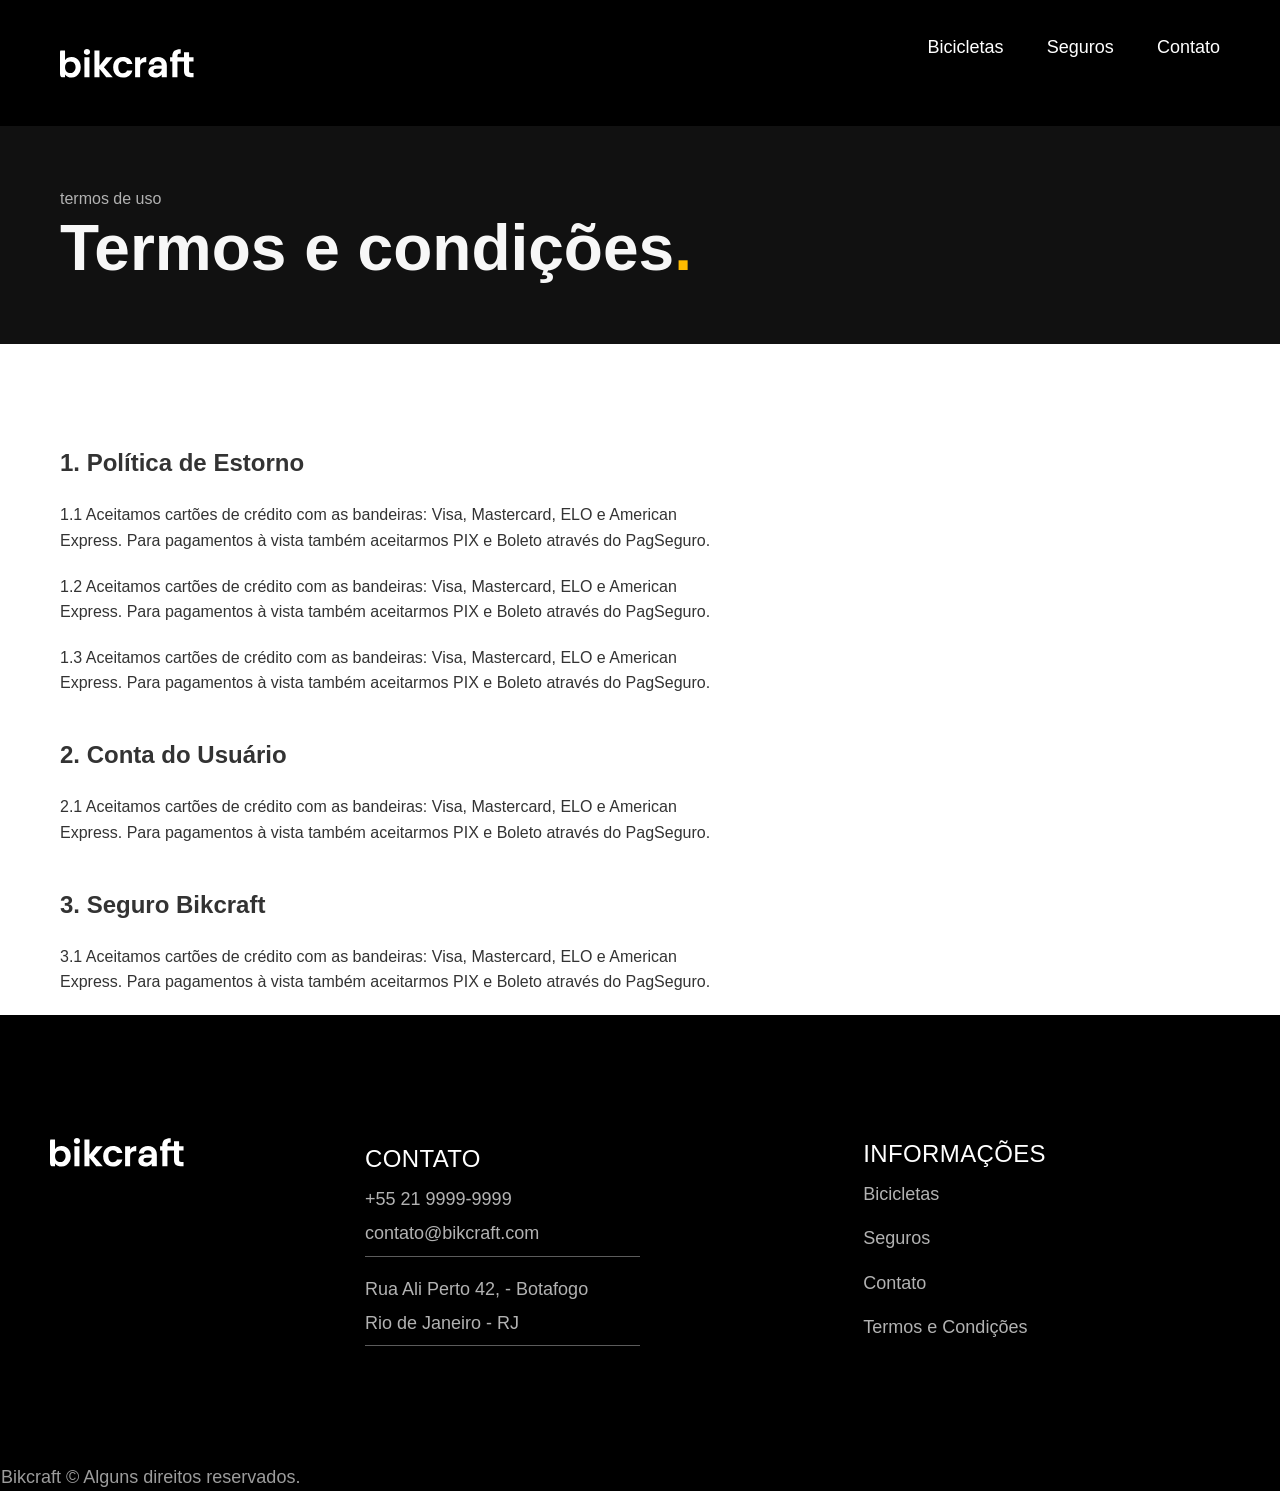
<file: termos.html>
<!DOCTYPE html>
<html lang="en">
<head>
    <meta charset="UTF-8">
    <meta name="viewport" content="width=device-width, initial-scale=1.0">
    <title>Document</title>
    <link rel="stylesheet" href="style/style.css">
</head>
<body id="home">
     <header class="header-bg" aria-label="Cabeçalho">
        <div class="header container">
            <a class="header-logo" href="./">
                <img src="img/bikcraft.svg" alt="">
            </a>
            <nav aria-label="primaria">
                <ul class="header-menu font-1-m cor-0">
                    <li>
                        <a href="bicicletas.html">Bicicletas</a>
                    </li>
                    <li>
                        <a href="seguros.html">Seguros</a>
                    </li>
                    <li >
                        <a href="contatos.html">Contato</a>
                    </li>
                </ul>
            </nav>
        </div>
    </header>

    
    <main> 

        <article class="bibicletas-titulo-bg ">
            <div class="bicicleta-titutlo container">
                <span class="cor-5">termos de uso</span>
                <h2 class="font-1-xxl cor-1">Termos e condições<span class="cor-p1">.</span></h2>
            </div>
        </article>

        <section  class="termos container">
            <h2>1. Política de Estorno</h2>
            <p>
                1.1 Aceitamos cartões de crédito com as bandeiras: Visa, Mastercard, 
                ELO e American Express. Para pagamentos à vista também aceitarmos PIX 
                e Boleto através do PagSeguro.
            </p>

            <p>
                1.2 Aceitamos cartões de crédito com as bandeiras: Visa, Mastercard, 
                ELO e American Express. Para pagamentos à vista também aceitarmos PIX 
                e Boleto através do PagSeguro.
            </p>

            <p>
                1.3 Aceitamos cartões de crédito com as bandeiras: Visa, Mastercard, 
                ELO e American Express. Para pagamentos à vista também aceitarmos PIX e 
                Boleto através do PagSeguro.
            </p>

            <h2>2. Conta do Usuário</h2>
            <p>
                2.1 Aceitamos cartões de crédito com as bandeiras: Visa, Mastercard, 
                ELO e American Express. Para pagamentos à vista também aceitarmos PIX e 
                Boleto através do PagSeguro.
            </p>

            <h2>3. Seguro Bikcraft</h2>
            <p>
               3.1 Aceitamos cartões de crédito com as bandeiras: Visa, Mastercard, ELO e American Express. Para pagamentos à vista também aceitarmos PIX e Boleto através do PagSeguro.
            </p>
        </section>

    </main>

    <footer class="footer-bg">
        <div class="footer container">
            <img class="footer-logo" src="img/bikcraft.svg" alt="">
                
                <ul class="footer-contato">
                    <li><h3 class="font-2-l-b cor-0">Contato</h3></li>
                    <ul>
                        <li class="font-2-m cor-5">+55 21 9999-9999</li>
                        <li class="font-2-m cor-5">contato@bikcraft.com</li>
                        <li class="font-2-m cor-5">Rua Ali Perto 42, - Botafogo</li>
                        <li class="font-2-m cor-5">Rio de Janeiro - RJ</li>
                    </ul>
                </ul>

             <ul class="footer-informações">
                <h3 class="font-2-l-b cor-0">informações</h3>
                <ul class="font-2-m cor-5">
                    <li><a href="bikcraft.html">Bicicletas</a></li>
                    <li><a href="seguros.html">Seguros</a></li>
                    <li><a href="contato.html">Contato</a></li>
                    <li><a href="termos.html">Termos e Condições</a></li>
                </ul>
            </ul>
        </div>
        <p class="font-2-m cor-6 ">
            Bikcraft © Alguns direitos reservados.
        </p>
    </footer>
</body>
</html>
</file>
<file: style/style.css>
@import "global.css";
/*Funcionais*/
@import "utilitarios/funcionais.css";
@import "utilitarios/tipografia.css";
@import "utilitarios/cores.css";

/*Componentes*/
@import "componentes/header.css";
@import "componentes/footer.css";

/*Home*/
@import "home/header.css";
@import "home/introducao.css";
@import "home/bicicleta-lista.css";
@import "home/tecnologia.css";
@import "home/depoimentos.css";
@import "home/parceiros.css";
@import "home/seguros.css";
@import "home/footer.css";
/*Bicicleta lista*/
@import "bicicletas/bicicleta-lista.css";

/*Nosso contato*/
@import "contato/nosso-contato.css";
@import "contato/lojas.css";

/*seguro*/
@import "seguros/seguro.css";
@import "seguros/perguntas.css";

/*Termos*/
@import "termos/termos.css";

/*bibicleta*/
@import "bicicleta/bicicleta.css";
</file>
